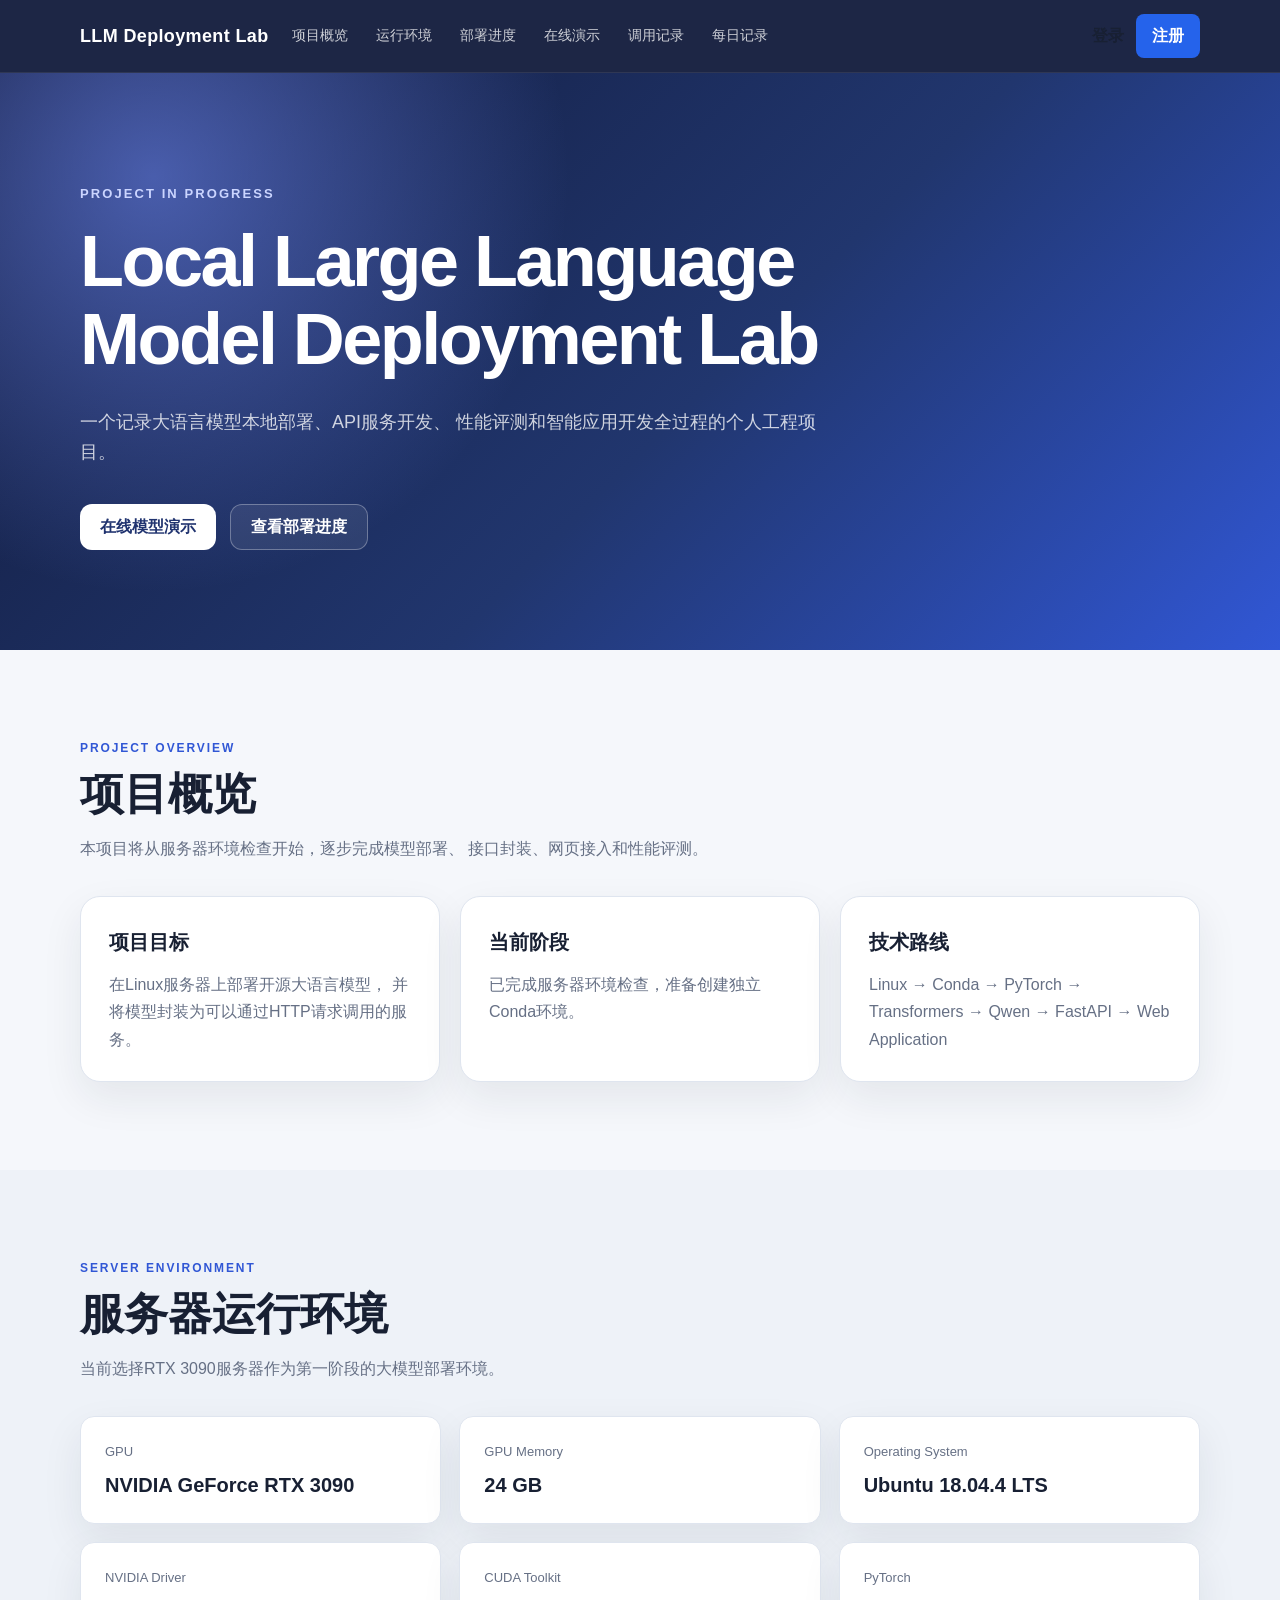
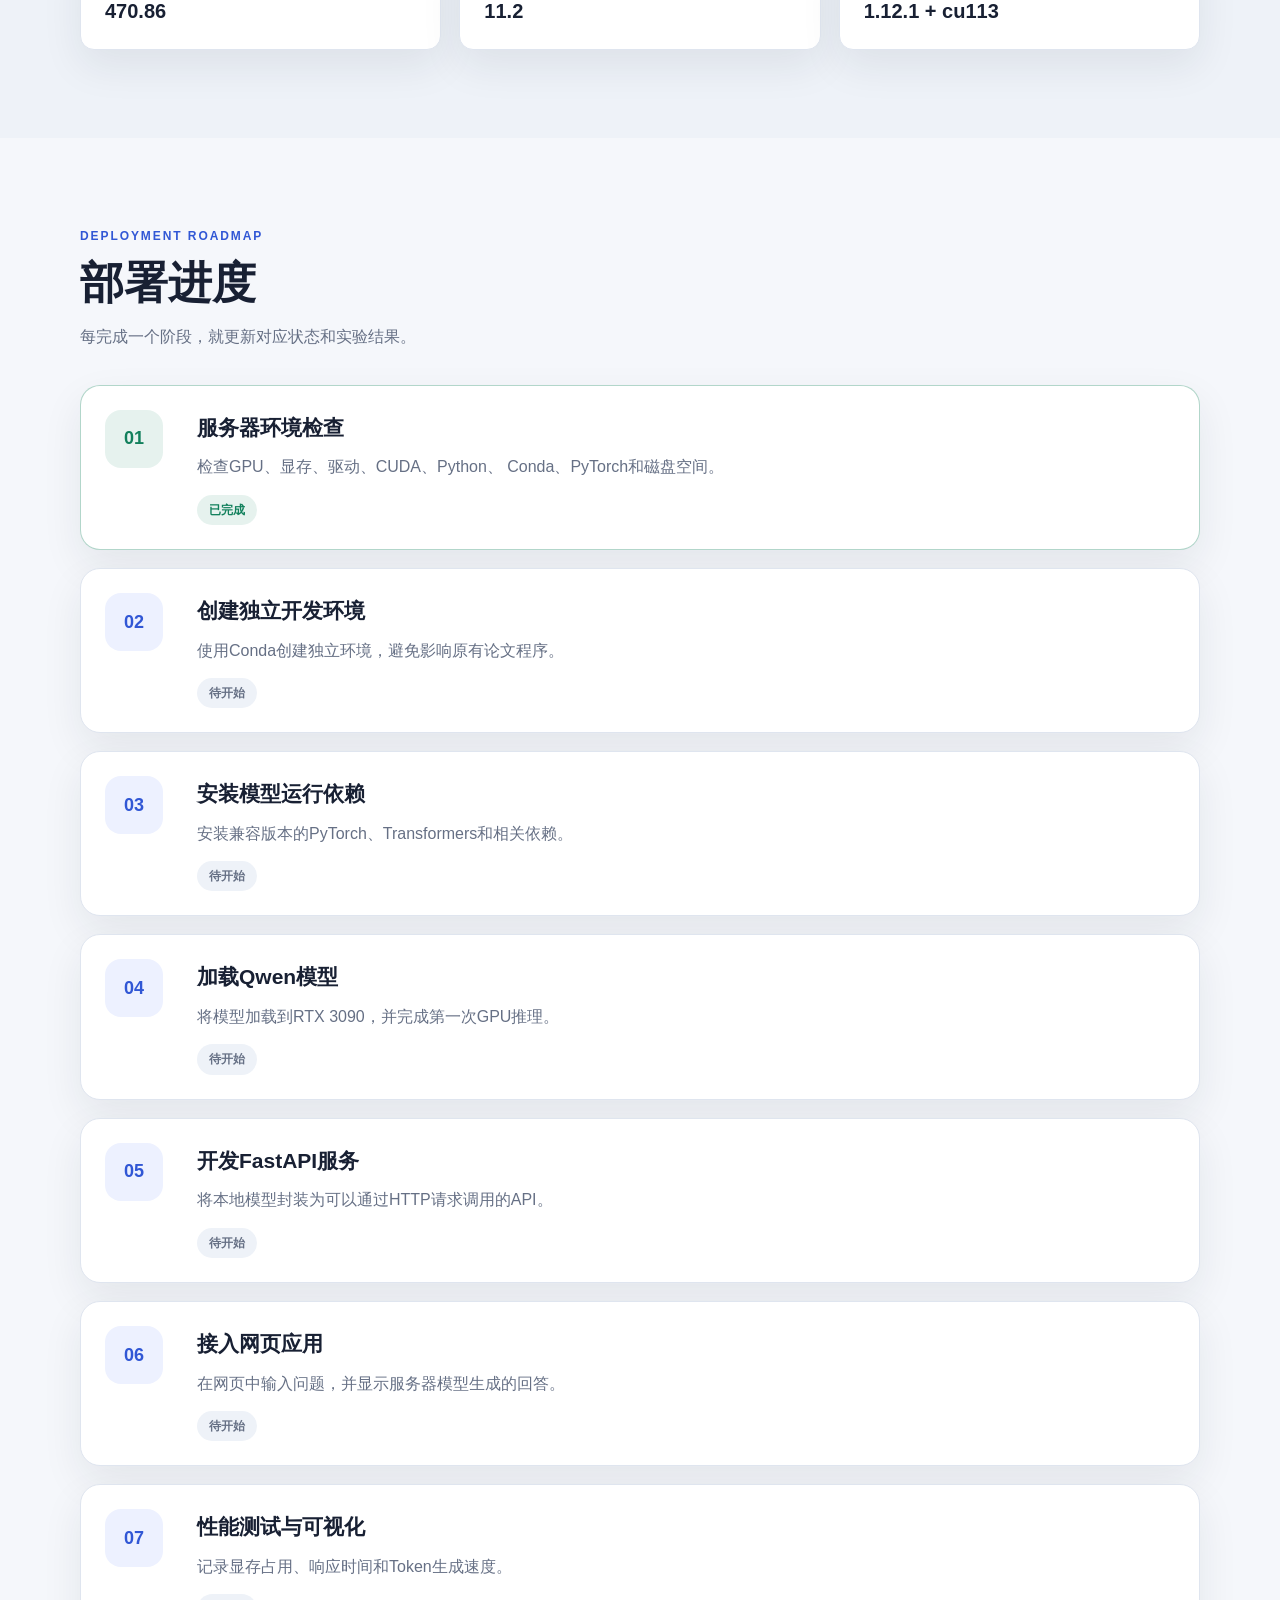
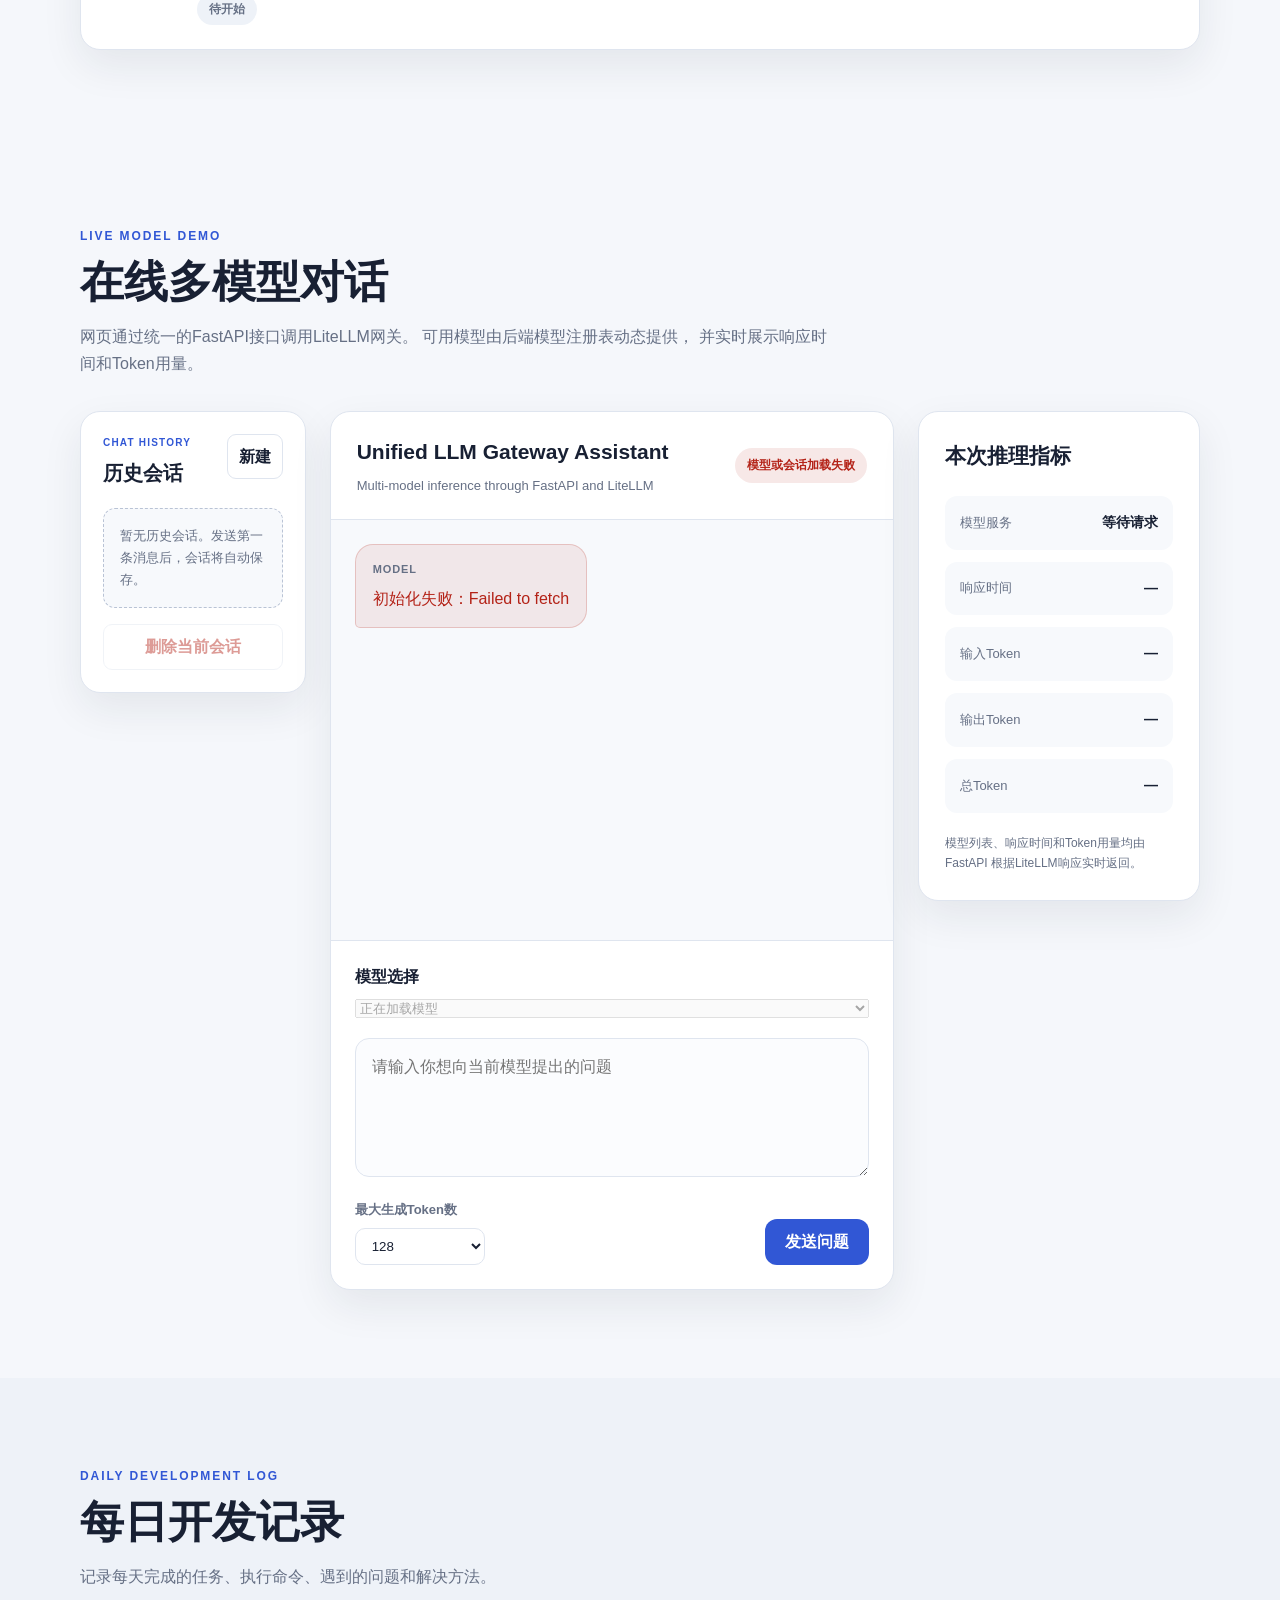
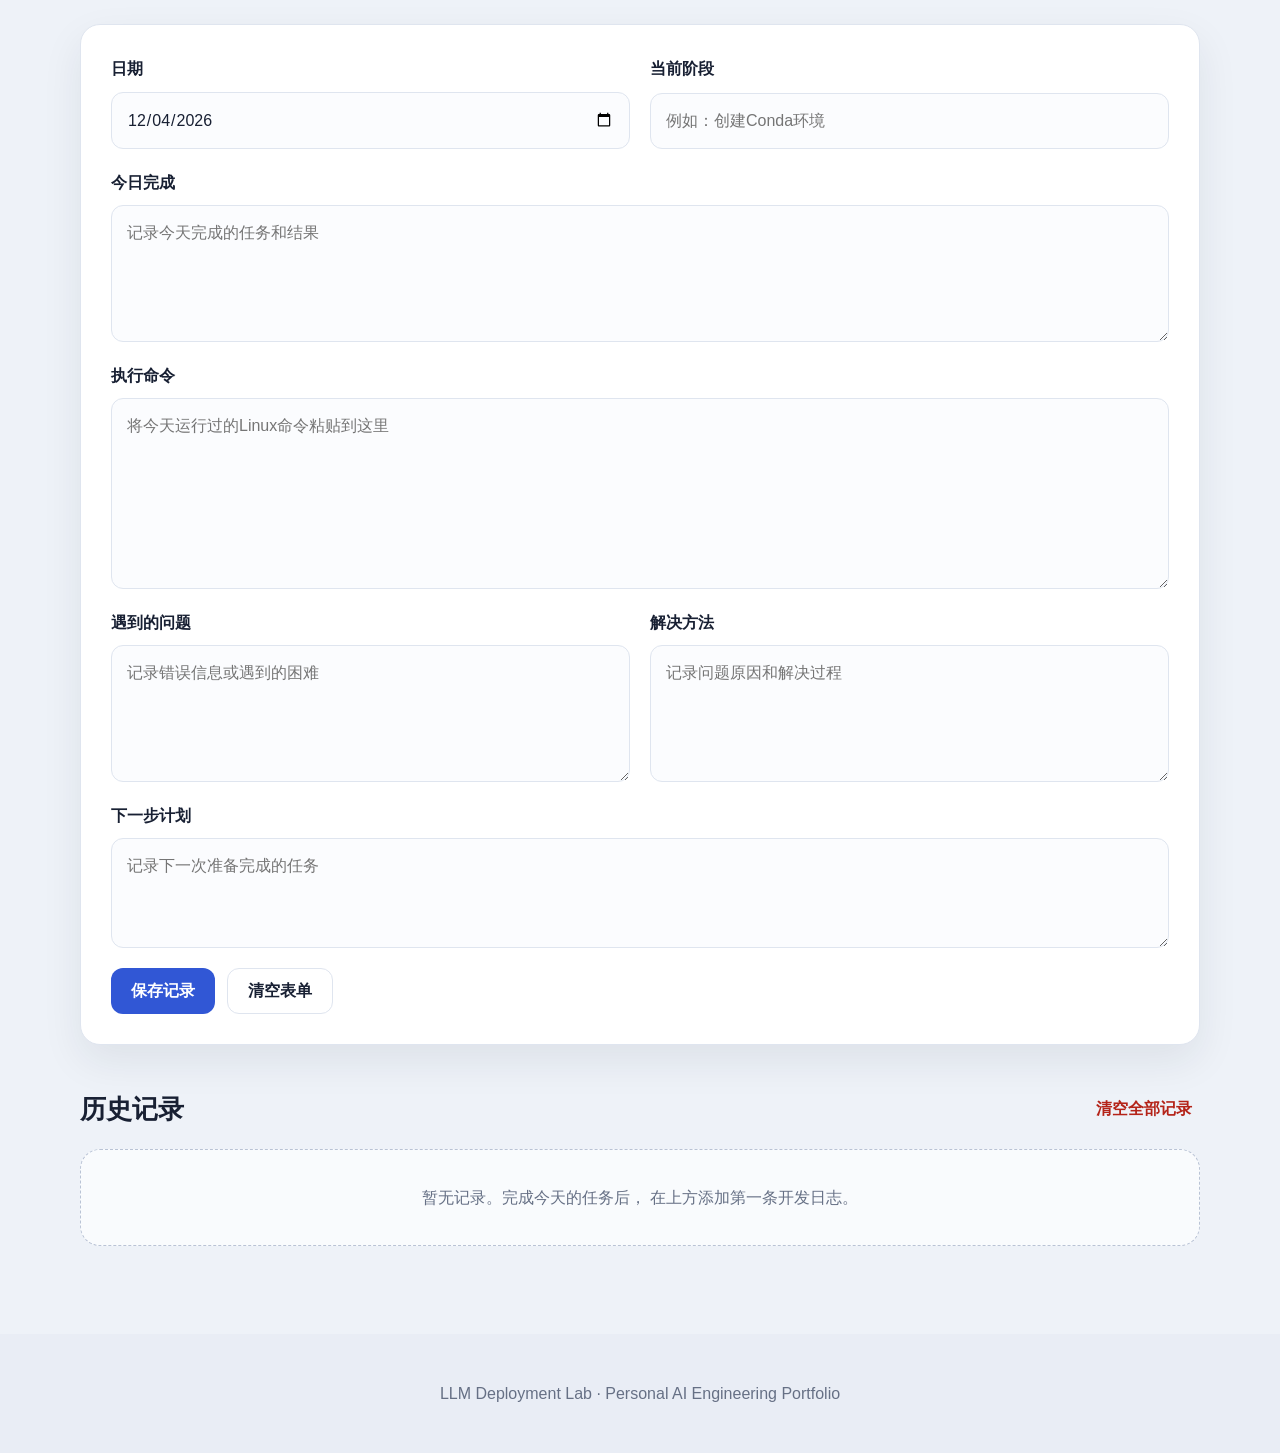
<file: apps/web/index.html>
<!DOCTYPE html>
<html lang="zh-CN">
<head>
  <!-- 设置网页字符编码，保证中文正常显示 -->
  <meta charset="UTF-8">

  <!-- 让网页在手机和电脑上都能正常缩放 -->
  <meta
    name="viewport"
    content="width=device-width, initial-scale=1.0"
  >

  <!-- 浏览器标签页显示的名称 -->
  <title>LLM Deployment Lab</title>

  <!-- 网页简介，后续部署到互联网时有利于搜索展示 -->
  <meta
    name="description"
    content="记录大语言模型本地部署、接口开发和性能评测过程的个人项目作品集。"
  >

  <!-- 引入样式文件 -->
  <link rel="stylesheet" href="styles.css?v=20260802220447">
</head>

<body>

  <!-- ==================== 顶部导航栏 ==================== -->
  <header class="site-header">
    <div class="container header-content">

      <!-- 网站名称 -->
      <a class="site-logo" href="#home">
        LLM Deployment Lab
      </a>

      <!-- 页面导航 -->
      <nav class="site-nav">
        <a href="#overview">项目概览</a>
        <a href="#environment">运行环境</a>
        <a href="#roadmap">部署进度</a>
        <a href="#model-chat">在线演示</a>
        <a href="usage.html">调用记录</a>
        <a href="#daily-log">每日记录</a>
      </nav>
      <div
        id="header-auth"
        class="header-auth"
      >
        <div
          id="guest-actions"
          class="header-auth-actions"
        >
          <a
            class="header-auth-link"
            href="login.html"
          >
            登录
          </a>

          <a
            class="header-auth-button"
            href="register.html"
          >
            注册
          </a>
        </div>

        <div
          id="user-actions"
          class="header-user-actions"
          hidden
        >
          <span
            id="current-user-name"
            class="current-user-name"
          ></span>

          <button
            id="logout-button"
            class="header-logout-button"
            type="button"
          >
            退出
          </button>
        </div>
      </div>

    </div>
  </header>


  <main>

    <!-- ==================== 首页介绍区域 ==================== -->
    <section id="home" class="hero-section">
      <div class="container hero-content">

        <!-- 当前项目状态 -->
        <p class="status-label">
          PROJECT IN PROGRESS
        </p>

        <!-- 项目主标题 -->
        <h1>
          Local Large Language Model Deployment Lab
        </h1>

        <!-- 项目中文说明 -->
        <p class="hero-description">
          一个记录大语言模型本地部署、API服务开发、
          性能评测和智能应用开发全过程的个人工程项目。
        </p>

        <!-- 当前项目状态信息 -->
        <div class="hero-actions">
          <a class="primary-button" href="#model-chat">
            在线模型演示
          </a>

          <a class="secondary-button" href="#roadmap">
            查看部署进度
          </a>
        </div>

      </div>
    </section>


    <!-- ==================== 项目概览 ==================== -->
    <section id="overview" class="content-section">
      <div class="container">

        <div class="section-heading">
          <p class="section-label">PROJECT OVERVIEW</p>

          <h2>项目概览</h2>

          <p>
            本项目将从服务器环境检查开始，逐步完成模型部署、
            接口封装、网页接入和性能评测。
          </p>
        </div>

        <div class="card-grid">

          <article class="info-card">
            <h3>项目目标</h3>

            <p>
              在Linux服务器上部署开源大语言模型，
              并将模型封装为可以通过HTTP请求调用的服务。
            </p>
          </article>

          <article class="info-card">
            <h3>当前阶段</h3>

            <p id="current-stage">
              已完成服务器环境检查，准备创建独立Conda环境。
            </p>
          </article>

          <article class="info-card">
            <h3>技术路线</h3>

            <p>
              Linux → Conda → PyTorch → Transformers →
              Qwen → FastAPI → Web Application
            </p>
          </article>

        </div>
      </div>
    </section>


    <!-- ==================== 服务器运行环境 ==================== -->
    <section
      id="environment"
      class="content-section alternate-section"
    >
      <div class="container">

        <div class="section-heading">
          <p class="section-label">SERVER ENVIRONMENT</p>

          <h2>服务器运行环境</h2>

          <p>
            当前选择RTX 3090服务器作为第一阶段的大模型部署环境。
          </p>
        </div>

        <div class="environment-grid">

          <article class="environment-card">
            <span class="environment-name">GPU</span>
            <strong>NVIDIA GeForce RTX 3090</strong>
          </article>

          <article class="environment-card">
            <span class="environment-name">GPU Memory</span>
            <strong>24 GB</strong>
          </article>

          <article class="environment-card">
            <span class="environment-name">Operating System</span>
            <strong>Ubuntu 18.04.4 LTS</strong>
          </article>

          <article class="environment-card">
            <span class="environment-name">NVIDIA Driver</span>
            <strong>470.86</strong>
          </article>

          <article class="environment-card">
            <span class="environment-name">CUDA Toolkit</span>
            <strong>11.2</strong>
          </article>

          <article class="environment-card">
            <span class="environment-name">PyTorch</span>
            <strong>1.12.1 + cu113</strong>
          </article>

        </div>
      </div>
    </section>


    <!-- ==================== 部署路线和进度 ==================== -->
    <section id="roadmap" class="content-section">
      <div class="container">

        <div class="section-heading">
          <p class="section-label">DEPLOYMENT ROADMAP</p>

          <h2>部署进度</h2>

          <p>
            每完成一个阶段，就更新对应状态和实验结果。
          </p>
        </div>

        <ol class="roadmap-list">

          <li class="roadmap-item completed">
            <div class="roadmap-number">01</div>

            <div>
              <h3>服务器环境检查</h3>

              <p>
                检查GPU、显存、驱动、CUDA、Python、
                Conda、PyTorch和磁盘空间。
              </p>

              <span class="progress-status">已完成</span>
            </div>
          </li>

          <li class="roadmap-item">
            <div class="roadmap-number">02</div>

            <div>
              <h3>创建独立开发环境</h3>

              <p>
                使用Conda创建独立环境，避免影响原有论文程序。
              </p>

              <span class="progress-status">待开始</span>
            </div>
          </li>

          <li class="roadmap-item">
            <div class="roadmap-number">03</div>

            <div>
              <h3>安装模型运行依赖</h3>

              <p>
                安装兼容版本的PyTorch、Transformers和相关依赖。
              </p>

              <span class="progress-status">待开始</span>
            </div>
          </li>

          <li class="roadmap-item">
            <div class="roadmap-number">04</div>

            <div>
              <h3>加载Qwen模型</h3>

              <p>
                将模型加载到RTX 3090，并完成第一次GPU推理。
              </p>

              <span class="progress-status">待开始</span>
            </div>
          </li>

          <li class="roadmap-item">
            <div class="roadmap-number">05</div>

            <div>
              <h3>开发FastAPI服务</h3>

              <p>
                将本地模型封装为可以通过HTTP请求调用的API。
              </p>

              <span class="progress-status">待开始</span>
            </div>
          </li>

          <li class="roadmap-item">
            <div class="roadmap-number">06</div>

            <div>
              <h3>接入网页应用</h3>

              <p>
                在网页中输入问题，并显示服务器模型生成的回答。
              </p>

              <span class="progress-status">待开始</span>
            </div>
          </li>

          <li class="roadmap-item">
            <div class="roadmap-number">07</div>

            <div>
              <h3>性能测试与可视化</h3>

              <p>
                记录显存占用、响应时间和Token生成速度。
              </p>

              <span class="progress-status">待开始</span>
            </div>
          </li>

        </ol>
      </div>
    </section>


        <!-- ==================== 在线多模型对话 ==================== -->
    <section id="model-chat" class="content-section">
      <div class="container">

        <div class="section-heading">
          <p class="section-label">LIVE MODEL DEMO</p>

          <h2>在线多模型对话</h2>

          <p>
            网页通过统一的FastAPI接口调用LiteLLM网关。
            可用模型由后端模型注册表动态提供，
            并实时展示响应时间和Token用量。
          </p>
        </div>

        <div class="chat-layout">

          <aside
  id="conversation-panel"
  class="conversation-panel"
>
  <div class="conversation-panel-header">
    <div>
      <p class="conversation-panel-label">
        CHAT HISTORY
      </p>
      <h3>历史会话</h3>
    </div>

    <button
      id="new-conversation-button"
      class="conversation-new-button"
      type="button"
    >
      新建
    </button>
  </div>

  <p
    id="conversation-empty"
    class="conversation-empty"
  >
    暂无历史会话。发送第一条消息后，会话将自动保存。
  </p>

  <div
    id="conversation-list"
    class="conversation-list"
  ></div>

  <button
    id="delete-conversation-button"
    class="conversation-delete-button"
    type="button"
    disabled
  >
    删除当前会话
  </button>
</aside>

          <div class="chat-panel">

            <div class="chat-header">
              <div>
                <h3>Unified LLM Gateway Assistant</h3>

                <p>
                  Multi-model inference through FastAPI and LiteLLM
                </p>
              </div>

              <div
                id="api-status"
                class="api-status checking"
              >
                正在检查服务
              </div>
            </div>

            <div
              id="chat-messages"
              class="chat-messages"
            >
              <div class="chat-message assistant-message">
                <div class="message-role">MODEL</div>

                <p>
                  正在连接统一大模型网关并加载可用模型。
                </p>
              </div>
            </div>

            <form id="chat-form" class="chat-form">

              <label class="form-field">
                <span>模型选择</span>

                <select
                  id="model-select"
                  disabled
                  required
                >
                  <option value="">
                    正在加载模型
                  </option>
                </select>
              </label>

              <label
                for="chat-input"
                class="visually-hidden"
              >
                输入问题
              </label>

              <textarea
                id="chat-input"
                rows="4"
                maxlength="4000"
                placeholder="请输入你想向当前模型提出的问题"
                required
              ></textarea>

              <div class="chat-controls">

                <label class="token-control">
                  <span>最大生成Token数</span>

                  <select id="max-new-tokens">
                    <option value="64">64</option>
                    <option value="128" selected>128</option>
                    <option value="256">256</option>
                    <option value="512">512</option>
                  </select>
                </label>

                <button
                  id="send-message-button"
                  class="primary-button"
                  type="submit"
                >
                  发送问题
                </button>

              </div>

            </form>

          </div>


          <aside class="metrics-panel">

            <h3>本次推理指标</h3>

            <div class="metric-list">

              <div class="metric-item">
                <span>模型服务</span>

                <strong id="metric-device">
                  等待请求
                </strong>
              </div>

              <div class="metric-item">
                <span>响应时间</span>

                <strong id="metric-time">
                  —
                </strong>
              </div>

              <div class="metric-item">
                <span>输入Token</span>

                <strong id="metric-input-tokens">
                  —
                </strong>
              </div>

              <div class="metric-item">
                <span>输出Token</span>

                <strong id="metric-output-tokens">
                  —
                </strong>
              </div>

              <div class="metric-item">
                <span>总Token</span>

                <strong id="metric-memory">
                  —
                </strong>
              </div>

            </div>

            <p class="metrics-note">
              模型列表、响应时间和Token用量均由FastAPI
              根据LiteLLM响应实时返回。
            </p>

          </aside>

        </div>

      </div>
    </section>

    <!-- ==================== 每日记录表单 ==================== -->
    <section
      id="daily-log"
      class="content-section alternate-section"
    >
      <div class="container">

        <div class="section-heading">
          <p class="section-label">DAILY DEVELOPMENT LOG</p>

          <h2>每日开发记录</h2>

          <p>
            记录每天完成的任务、执行命令、遇到的问题和解决方法。
          </p>
        </div>

        <form id="log-form" class="log-form">

          <div class="form-row">

            <label class="form-field">
              <span>日期</span>

              <input
                id="log-date"
                type="date"
                required
              >
            </label>

            <label class="form-field">
              <span>当前阶段</span>

              <input
                id="log-stage"
                type="text"
                placeholder="例如：创建Conda环境"
                required
              >
            </label>

          </div>

          <label class="form-field">
            <span>今日完成</span>

            <textarea
              id="log-completed"
              rows="4"
              placeholder="记录今天完成的任务和结果"
              required
            ></textarea>
          </label>

          <label class="form-field">
            <span>执行命令</span>

            <textarea
              id="log-commands"
              rows="6"
              placeholder="将今天运行过的Linux命令粘贴到这里"
            ></textarea>
          </label>

          <div class="form-row">

            <label class="form-field">
              <span>遇到的问题</span>

              <textarea
                id="log-problem"
                rows="4"
                placeholder="记录错误信息或遇到的困难"
              ></textarea>
            </label>

            <label class="form-field">
              <span>解决方法</span>

              <textarea
                id="log-solution"
                rows="4"
                placeholder="记录问题原因和解决过程"
              ></textarea>
            </label>

          </div>

          <label class="form-field">
            <span>下一步计划</span>

            <textarea
              id="log-next-step"
              rows="3"
              placeholder="记录下一次准备完成的任务"
            ></textarea>
          </label>

          <div class="form-buttons">

            <button
              class="primary-button"
              type="submit"
            >
              保存记录
            </button>

            <button
              class="secondary-button"
              type="reset"
            >
              清空表单
            </button>

          </div>

        </form>


        <!-- 历史记录展示区域 -->
        <div class="history-section">

          <div class="history-heading">
            <h3>历史记录</h3>

            <button
              id="clear-all-button"
              class="text-button"
              type="button"
            >
              清空全部记录
            </button>
          </div>

          <!-- 没有记录时显示 -->
          <div
            id="empty-message"
            class="empty-message"
          >
            暂无记录。完成今天的任务后，
            在上方添加第一条开发日志。
          </div>

          <!-- JavaScript会把历史记录添加到这里 -->
          <div
            id="log-list"
            class="log-list"
          ></div>

        </div>

      </div>
    </section>

  </main>


  <!-- ==================== 页面底部 ==================== -->
  <footer class="site-footer">
    <div class="container">
      <p>
        LLM Deployment Lab · Personal AI Engineering Portfolio
      </p>
    </div>
  </footer>


  <!-- 引入JavaScript文件 -->
  <script src="auth.js?v=0.5.0"></script>
  <script src="home-auth.js?v=0.5.0"></script>
  <script src="app.js?v=20260802220447"></script>
  <script src="chat.js?v=20260802220447"></script>
</body>
</html>
</file>
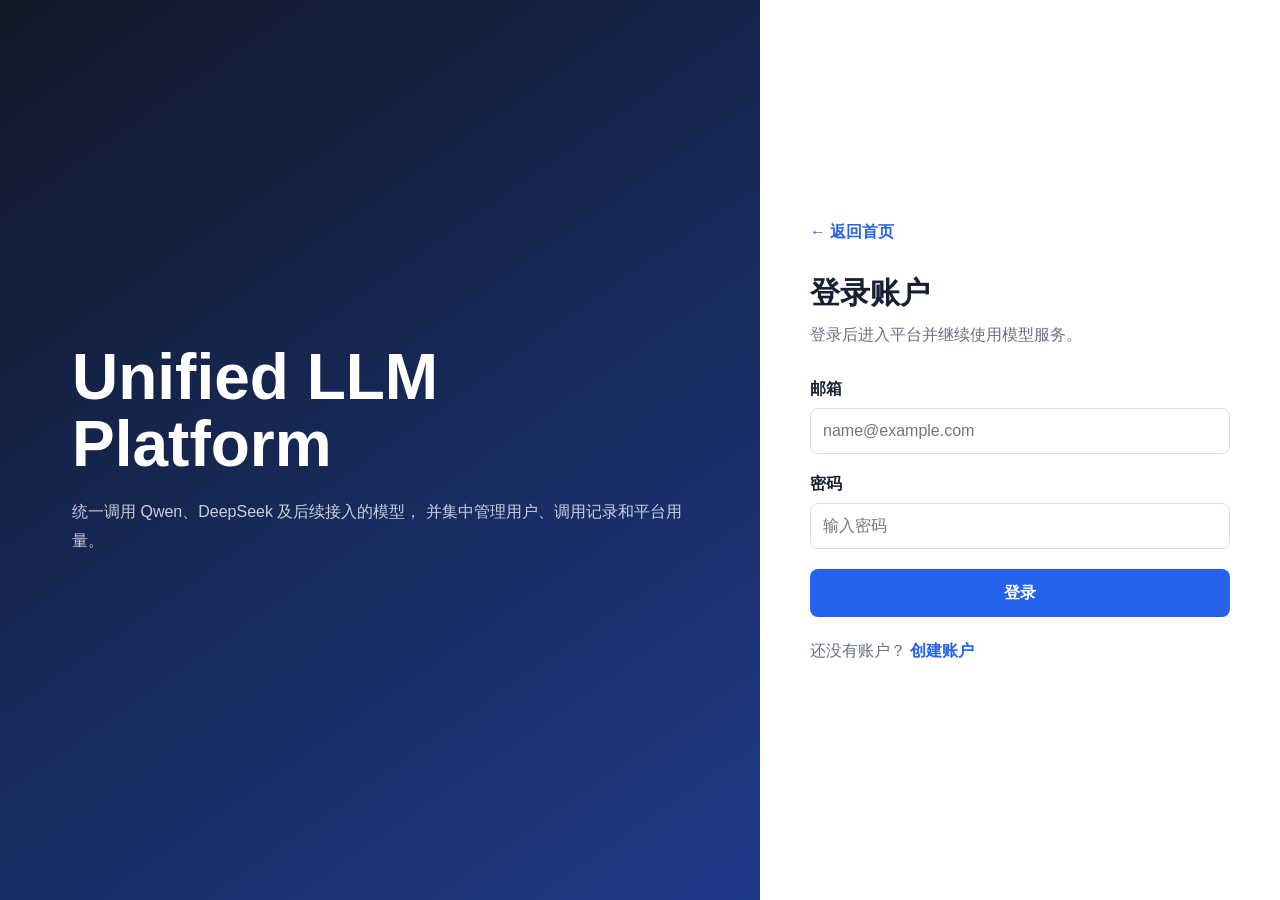
<file: apps/web/login.html>
<!DOCTYPE html>
<html lang="zh-CN">
<head>
  <meta charset="UTF-8">

  <meta
    name="viewport"
    content="width=device-width, initial-scale=1.0"
  >

  <title>登录 | Unified LLM Platform</title>

  <link
    rel="stylesheet"
    href="auth.css"
  >
</head>

<body>
  <main class="auth-page">

    <section class="auth-introduction">
      <h1>Unified LLM Platform</h1>

      <p>
        统一调用 Qwen、DeepSeek 及后续接入的模型，
        并集中管理用户、调用记录和平台用量。
      </p>
    </section>

    <section class="auth-panel">
      <div class="auth-card">

        <a
          class="back-link"
          href="index.html"
        >
          ← 返回首页
        </a>

        <h2>登录账户</h2>

        <p class="auth-description">
          登录后进入平台并继续使用模型服务。
        </p>

        <div
          id="login-message"
          class="auth-message"
          role="alert"
        ></div>

        <form
          id="login-form"
          class="auth-form"
        >
          <div class="form-field">
            <label for="email">
              邮箱
            </label>

            <input
              id="email"
              name="email"
              type="email"
              maxlength="320"
              autocomplete="email"
              required
              placeholder="name@example.com"
            >
          </div>

          <div class="form-field">
            <label for="password">
              密码
            </label>

            <input
              id="password"
              name="password"
              type="password"
              maxlength="128"
              autocomplete="current-password"
              required
              placeholder="输入密码"
            >
          </div>

          <button
            id="login-button"
            class="auth-button"
            type="submit"
          >
            登录
          </button>
        </form>

        <p class="auth-switch">
          还没有账户？
          <a href="register.html">
            创建账户
          </a>
        </p>
      </div>
    </section>

  </main>

  <script src="auth.js"></script>

  <script>
    "use strict";

    const loginForm =
      document.getElementById("login-form");

    const loginButton =
      document.getElementById("login-button");

    const loginMessage =
      document.getElementById("login-message");


    function showLoginMessage(
      message,
      type
    ) {
      loginMessage.textContent = message;

      loginMessage.className =
        `auth-message is-visible is-${type}`;
    }


    loginForm.addEventListener(
      "submit",
      async (event) => {
        event.preventDefault();

        const email =
          document
            .getElementById("email")
            .value
            .trim();

        const password =
          document
            .getElementById("password")
            .value;

        loginButton.disabled = true;
        loginButton.textContent = "正在登录……";

        try {
          await UnifiedLlmAuth.loginUser({
            email,
            password
          });

          showLoginMessage(
            "登录成功，正在进入平台。",
            "success"
          );

          window.setTimeout(
            () => {
              UnifiedLlmAuth.redirectToHome();
            },
            500
          );
        }
        catch (error) {
          showLoginMessage(
            error.message,
            "error"
          );
        }
        finally {
          loginButton.disabled = false;
          loginButton.textContent = "登录";
        }
      }
    );
  </script>
</body>
</html>
</file>
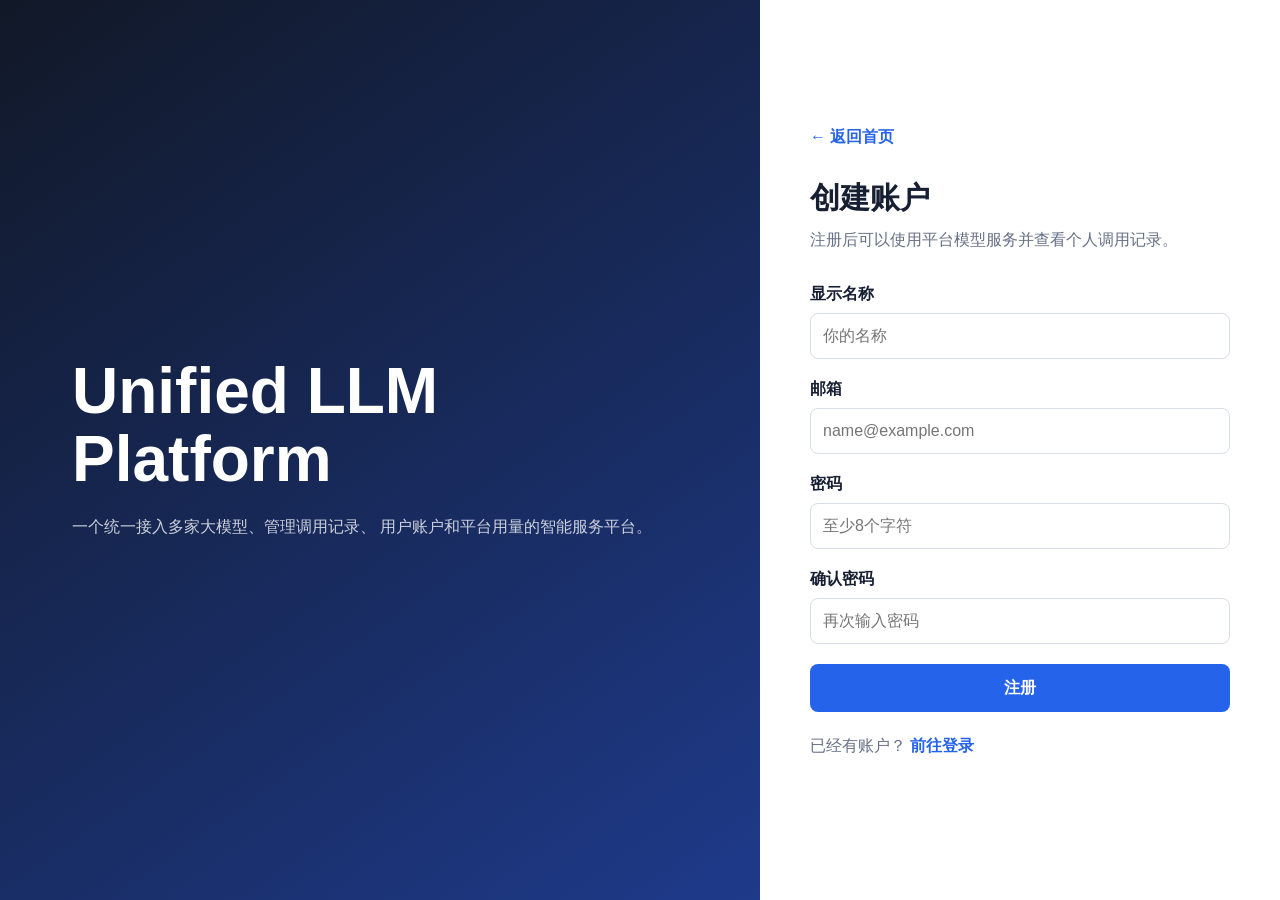
<file: apps/web/register.html>
<!DOCTYPE html>
<html lang="zh-CN">
<head>
  <meta charset="UTF-8">

  <meta
    name="viewport"
    content="width=device-width, initial-scale=1.0"
  >

  <title>注册 | Unified LLM Platform</title>

  <link
    rel="stylesheet"
    href="auth.css"
  >
</head>

<body>
  <main class="auth-page">

    <section class="auth-introduction">
      <h1>Unified LLM Platform</h1>

      <p>
        一个统一接入多家大模型、管理调用记录、
        用户账户和平台用量的智能服务平台。
      </p>
    </section>

    <section class="auth-panel">
      <div class="auth-card">

        <a
          class="back-link"
          href="index.html"
        >
          ← 返回首页
        </a>

        <h2>创建账户</h2>

        <p class="auth-description">
          注册后可以使用平台模型服务并查看个人调用记录。
        </p>

        <div
          id="register-message"
          class="auth-message"
          role="alert"
        ></div>

        <form
          id="register-form"
          class="auth-form"
        >
          <div class="form-field">
            <label for="display-name">
              显示名称
            </label>

            <input
              id="display-name"
              name="displayName"
              type="text"
              maxlength="100"
              autocomplete="name"
              placeholder="你的名称"
            >
          </div>

          <div class="form-field">
            <label for="email">
              邮箱
            </label>

            <input
              id="email"
              name="email"
              type="email"
              maxlength="320"
              autocomplete="email"
              required
              placeholder="name@example.com"
            >
          </div>

          <div class="form-field">
            <label for="password">
              密码
            </label>

            <input
              id="password"
              name="password"
              type="password"
              minlength="8"
              maxlength="128"
              autocomplete="new-password"
              required
              placeholder="至少8个字符"
            >
          </div>

          <div class="form-field">
            <label for="confirm-password">
              确认密码
            </label>

            <input
              id="confirm-password"
              name="confirmPassword"
              type="password"
              minlength="8"
              maxlength="128"
              autocomplete="new-password"
              required
              placeholder="再次输入密码"
            >
          </div>

          <button
            id="register-button"
            class="auth-button"
            type="submit"
          >
            注册
          </button>
        </form>

        <p class="auth-switch">
          已经有账户？
          <a href="login.html">
            前往登录
          </a>
        </p>
      </div>
    </section>

  </main>

  <script src="auth.js"></script>

  <script>
    "use strict";

    const registerForm =
      document.getElementById("register-form");

    const registerButton =
      document.getElementById("register-button");

    const registerMessage =
      document.getElementById("register-message");


    function showRegisterMessage(
      message,
      type
    ) {
      registerMessage.textContent = message;

      registerMessage.className =
        `auth-message is-visible is-${type}`;
    }


    registerForm.addEventListener(
      "submit",
      async (event) => {
        event.preventDefault();

        const displayName =
          document
            .getElementById("display-name")
            .value
            .trim();

        const email =
          document
            .getElementById("email")
            .value
            .trim();

        const password =
          document
            .getElementById("password")
            .value;

        const confirmPassword =
          document
            .getElementById("confirm-password")
            .value;

        if (password !== confirmPassword) {
          showRegisterMessage(
            "两次输入的密码不一致。",
            "error"
          );

          return;
        }

        registerButton.disabled = true;
        registerButton.textContent = "正在注册……";

        try {
          await UnifiedLlmAuth.registerUser({
            email,
            password,
            displayName
          });

          showRegisterMessage(
            "注册成功，正在前往登录页面。",
            "success"
          );

          window.setTimeout(
            () => {
              window.location.href = "login.html";
            },
            800
          );
        }
        catch (error) {
          showRegisterMessage(
            error.message,
            "error"
          );
        }
        finally {
          registerButton.disabled = false;
          registerButton.textContent = "注册";
        }
      }
    );
  </script>
</body>
</html>
</file>
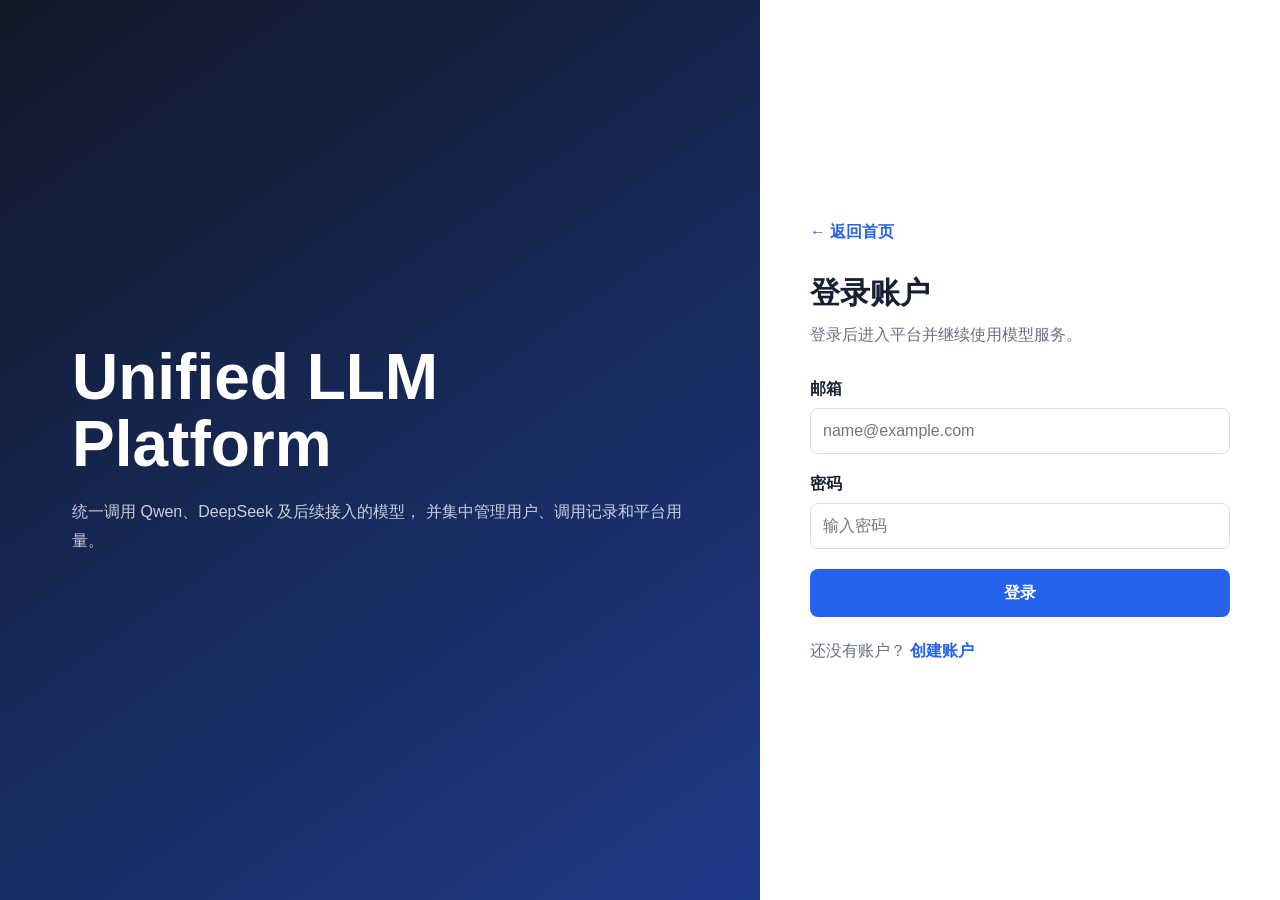
<file: apps/web/usage.html>
<!DOCTYPE html>
<html lang="zh-CN">
<head>
  <meta charset="UTF-8">
  <meta
    name="viewport"
    content="width=device-width, initial-scale=1.0"
  >
  <title>模型调用记录 | LLM Deployment Lab</title>
  <meta
    name="description"
    content="查看当前账户的大模型调用次数、Token 用量、响应延迟和调用状态。"
  >
  <link rel="stylesheet" href="styles.css?v=20260802221714">
  <link rel="stylesheet" href="usage.css?v=20260802221714">
</head>
<body>
  <header class="site-header">
    <div class="container header-content">
      <a class="site-logo" href="index.html">
        LLM Deployment Lab
      </a>

      <nav class="site-nav">
        <a href="index.html#model-chat">在线对话</a>
        <a href="usage.html" aria-current="page">调用记录</a>
      </nav>

      <div class="usage-user-actions">
        <span id="usage-user-name">正在读取账户</span>
        <button
          id="usage-logout-button"
          class="header-logout-button"
          type="button"
        >
          退出
        </button>
      </div>
    </div>
  </header>

  <main class="usage-page">
    <section class="container usage-hero">
      <div>
        <p class="section-label">MODEL USAGE DASHBOARD</p>
        <h1>模型调用记录</h1>
        <p class="usage-description">
          统计当前账户的模型调用状态、Token 用量和响应延迟。
          这里只显示当前登录用户自己的记录。
        </p>
      </div>

      <button
        id="usage-refresh-button"
        class="primary-button"
        type="button"
      >
        刷新数据
      </button>
    </section>

    <section class="container usage-summary-grid">
      <article class="usage-summary-card">
        <span>总调用次数</span>
        <strong id="summary-total-calls">—</strong>
      </article>

      <article class="usage-summary-card">
        <span>成功调用</span>
        <strong id="summary-success-calls">—</strong>
      </article>

      <article class="usage-summary-card">
        <span>失败调用</span>
        <strong id="summary-failed-calls">—</strong>
      </article>

      <article class="usage-summary-card">
        <span>总 Token</span>
        <strong id="summary-total-tokens">—</strong>
      </article>

      <article class="usage-summary-card">
        <span>输入 / 输出 Token</span>
        <strong id="summary-token-split">—</strong>
      </article>

      <article class="usage-summary-card">
        <span>平均响应时间</span>
        <strong id="summary-average-latency">—</strong>
      </article>
    </section>

    <section class="container usage-panel">
      <div class="usage-toolbar">
        <label>
          <span>调用状态</span>
          <select id="usage-status-filter">
            <option value="">全部状态</option>
            <option value="success">成功</option>
            <option value="failed">失败</option>
          </select>
        </label>

        <label>
          <span>模型</span>
          <select id="usage-model-filter">
            <option value="">全部模型</option>
          </select>
        </label>

        <div class="usage-toolbar-meta">
          <span id="usage-result-count">正在加载</span>
        </div>
      </div>

      <div
        id="usage-error"
        class="usage-error"
        hidden
      ></div>

      <div class="usage-table-wrapper">
        <table class="usage-table">
          <thead>
            <tr>
              <th>时间</th>
              <th>模型与供应商</th>
              <th>状态</th>
              <th>模式</th>
              <th>Token</th>
              <th>延迟</th>
              <th>消息数</th>
              <th>错误</th>
            </tr>
          </thead>
          <tbody id="usage-table-body"></tbody>
        </table>
      </div>

      <p
        id="usage-empty"
        class="usage-empty"
        hidden
      >
        当前筛选条件下没有调用记录。
      </p>

      <div class="usage-pagination">
        <button
          id="usage-previous-button"
          class="secondary-button"
          type="button"
          disabled
        >
          上一页
        </button>

        <span id="usage-page-label">第 1 页</span>

        <button
          id="usage-next-button"
          class="secondary-button"
          type="button"
          disabled
        >
          下一页
        </button>
      </div>
    </section>
  </main>

  <script src="auth.js?v=0.5.0"></script>
  <script src="usage.js?v=20260802221714"></script>
</body>
</html>
</file>
<file: apps/web/styles.css>
/* =========================
   全局基础设置
   ========================= */

:root {
  --background: #f5f7fb;
  --surface: #ffffff;
  --surface-light: #eef2f8;
  --primary: #3157d5;
  --primary-dark: #233fa7;
  --text-main: #182033;
  --text-secondary: #667085;
  --border: #dfe5ef;
  --success: #12805c;
  --danger: #b42318;
  --shadow: 0 16px 40px rgba(24, 32, 51, 0.08);
  --radius-large: 20px;
  --radius-medium: 14px;
}

* {
  box-sizing: border-box;
}

html {
  scroll-behavior: smooth;
}

body {
  margin: 0;
  font-family:
    Inter,
    "PingFang SC",
    "Microsoft YaHei",
    Arial,
    sans-serif;
  color: var(--text-main);
  background: var(--background);
  line-height: 1.7;
}

a {
  color: inherit;
}

button,
input,
textarea {
  font: inherit;
}

.container {
  width: min(1120px, calc(100% - 40px));
  margin: 0 auto;
}


/* =========================
   顶部导航栏
   ========================= */

.site-header {
  position: sticky;
  top: 0;
  z-index: 100;
  background: rgba(15, 25, 58, 0.94);
  backdrop-filter: blur(14px);
  border-bottom: 1px solid rgba(255, 255, 255, 0.08);
}

.header-content {
  min-height: 72px;
  display: flex;
  align-items: center;
  justify-content: space-between;
  gap: 24px;
}

.site-logo {
  color: #ffffff;
  font-size: 18px;
  font-weight: 800;
  text-decoration: none;
  letter-spacing: 0.02em;
}

.site-nav {
  display: flex;
  gap: 28px;
}

.site-nav a {
  color: rgba(255, 255, 255, 0.78);
  font-size: 14px;
  text-decoration: none;
  transition: color 0.2s ease;
}

.site-nav a:hover {
  color: #ffffff;
}


/* =========================
   首页介绍区域
   ========================= */

.hero-section {
  padding: 110px 0 100px;
  color: #ffffff;
  background:
    radial-gradient(
      circle at 12% 18%,
      rgba(116, 143, 255, 0.55),
      transparent 34%
    ),
    linear-gradient(
      135deg,
      #111a3b 0%,
      #21366e 55%,
      #3157d5 100%
    );
}

.status-label {
  margin: 0 0 18px;
  color: #cbd5ff;
  font-size: 13px;
  font-weight: 800;
  letter-spacing: 0.16em;
}

.hero-section h1 {
  max-width: 900px;
  margin: 0;
  font-size: clamp(42px, 7vw, 72px);
  line-height: 1.08;
  letter-spacing: -0.035em;
}

.hero-description {
  max-width: 760px;
  margin: 28px 0 0;
  color: rgba(255, 255, 255, 0.78);
  font-size: 18px;
}

.hero-actions {
  display: flex;
  flex-wrap: wrap;
  gap: 14px;
  margin-top: 36px;
}


/* =========================
   通用按钮
   ========================= */

.primary-button,
.secondary-button {
  min-height: 46px;
  border: 0;
  border-radius: 12px;
  padding: 0 20px;
  display: inline-flex;
  align-items: center;
  justify-content: center;
  cursor: pointer;
  text-decoration: none;
  font-weight: 700;
  transition:
    transform 0.2s ease,
    background 0.2s ease,
    border-color 0.2s ease;
}

.primary-button {
  color: #ffffff;
  background: var(--primary);
}

.primary-button:hover {
  background: var(--primary-dark);
  transform: translateY(-2px);
}

.hero-section .primary-button {
  color: #20336f;
  background: #ffffff;
}

.hero-section .primary-button:hover {
  background: #edf1ff;
}

.secondary-button {
  color: var(--text-main);
  background: transparent;
  border: 1px solid var(--border);
}

.secondary-button:hover {
  background: var(--surface-light);
  transform: translateY(-2px);
}

.hero-section .secondary-button {
  color: #ffffff;
  border-color: rgba(255, 255, 255, 0.3);
  background: rgba(255, 255, 255, 0.08);
}

.hero-section .secondary-button:hover {
  background: rgba(255, 255, 255, 0.16);
}


/* =========================
   通用页面区域
   ========================= */

.content-section {
  padding: 88px 0;
}

.alternate-section {
  background: var(--surface-light);
}

.section-heading {
  max-width: 760px;
  margin-bottom: 34px;
}

.section-label {
  margin: 0 0 10px;
  color: var(--primary);
  font-size: 12px;
  font-weight: 800;
  letter-spacing: 0.16em;
}

.section-heading h2 {
  margin: 0;
  font-size: clamp(30px, 4vw, 44px);
  line-height: 1.2;
}

.section-heading > p:last-child {
  margin: 14px 0 0;
  color: var(--text-secondary);
}


/* =========================
   项目概览卡片
   ========================= */

.card-grid {
  display: grid;
  grid-template-columns: repeat(3, minmax(0, 1fr));
  gap: 20px;
}

.info-card {
  padding: 28px;
  background: var(--surface);
  border: 1px solid var(--border);
  border-radius: var(--radius-large);
  box-shadow: var(--shadow);
}

.info-card h3 {
  margin: 0 0 12px;
  font-size: 20px;
}

.info-card p {
  margin: 0;
  color: var(--text-secondary);
}


/* =========================
   服务器环境卡片
   ========================= */

.environment-grid {
  display: grid;
  grid-template-columns: repeat(3, minmax(0, 1fr));
  gap: 18px;
}

.environment-card {
  padding: 24px;
  background: var(--surface);
  border: 1px solid var(--border);
  border-radius: var(--radius-medium);
  box-shadow: var(--shadow);
}

.environment-card span,
.environment-name {
  display: block;
  margin-bottom: 8px;
  color: var(--text-secondary);
  font-size: 13px;
}

.environment-card strong {
  display: block;
  font-size: 20px;
  line-height: 1.4;
}


/* =========================
   部署进度路线
   ========================= */

.roadmap-list {
  margin: 0;
  padding: 0;
  display: grid;
  gap: 18px;
  list-style: none;
}

.roadmap-item {
  padding: 24px;
  display: grid;
  grid-template-columns: 72px 1fr;
  gap: 20px;
  background: var(--surface);
  border: 1px solid var(--border);
  border-radius: var(--radius-large);
  box-shadow: var(--shadow);
}

.roadmap-number {
  width: 58px;
  height: 58px;
  border-radius: 16px;
  display: flex;
  align-items: center;
  justify-content: center;
  color: var(--primary);
  background: #edf1ff;
  font-size: 18px;
  font-weight: 800;
}

.roadmap-item.completed {
  border-color: rgba(18, 128, 92, 0.32);
}

.roadmap-item.completed .roadmap-number {
  color: var(--success);
  background: rgba(18, 128, 92, 0.1);
}

.roadmap-item h3 {
  margin: 0;
  font-size: 21px;
}

.roadmap-item p {
  margin: 8px 0 14px;
  color: var(--text-secondary);
}

.progress-status {
  display: inline-flex;
  border-radius: 999px;
  padding: 5px 12px;
  color: var(--text-secondary);
  background: var(--surface-light);
  font-size: 12px;
  font-weight: 700;
}

.roadmap-item.completed .progress-status {
  color: var(--success);
  background: rgba(18, 128, 92, 0.1);
}


/* =========================
   每日记录表单
   ========================= */

.log-form {
  padding: 30px;
  background: var(--surface);
  border: 1px solid var(--border);
  border-radius: var(--radius-large);
  box-shadow: var(--shadow);
}

.form-row {
  display: grid;
  grid-template-columns: repeat(2, minmax(0, 1fr));
  gap: 20px;
}

.form-field {
  margin-bottom: 20px;
  display: grid;
  gap: 9px;
}

.form-field span {
  font-weight: 700;
}

.form-field input,
.form-field textarea {
  width: 100%;
  border: 1px solid var(--border);
  border-radius: 12px;
  padding: 13px 15px;
  color: var(--text-main);
  background: #fbfcfe;
  outline: none;
  resize: vertical;
  transition:
    border-color 0.2s ease,
    box-shadow 0.2s ease;
}

.form-field input:focus,
.form-field textarea:focus {
  border-color: var(--primary);
  box-shadow: 0 0 0 4px rgba(49, 87, 213, 0.12);
}

.form-buttons {
  display: flex;
  flex-wrap: wrap;
  gap: 12px;
}


/* =========================
   历史记录区域
   ========================= */

.history-section {
  margin-top: 42px;
}

.history-heading {
  display: flex;
  align-items: center;
  justify-content: space-between;
  gap: 16px;
  margin-bottom: 18px;
}

.history-heading h3 {
  margin: 0;
  font-size: 26px;
}

.text-button {
  border: 0;
  padding: 8px;
  color: var(--danger);
  background: transparent;
  cursor: pointer;
  font-weight: 700;
}

.empty-message {
  padding: 34px;
  color: var(--text-secondary);
  text-align: center;
  background: rgba(255, 255, 255, 0.65);
  border: 1px dashed #b9c3d5;
  border-radius: var(--radius-large);
}

.log-list {
  display: grid;
  gap: 18px;
}

.log-card {
  padding: 24px;
  background: var(--surface);
  border: 1px solid var(--border);
  border-radius: var(--radius-large);
  box-shadow: var(--shadow);
}

.log-card-header {
  display: flex;
  align-items: flex-start;
  justify-content: space-between;
  gap: 20px;
}

.log-date {
  margin-bottom: 5px;
  color: var(--primary);
  font-size: 13px;
  font-weight: 800;
}

.log-card h4 {
  margin: 0;
  font-size: 22px;
}

.log-details {
  margin-top: 20px;
  display: grid;
  grid-template-columns: repeat(2, minmax(0, 1fr));
  gap: 14px;
}

.log-detail {
  padding: 16px;
  background: #f7f9fc;
  border-radius: 12px;
}

.log-detail.full-width {
  grid-column: 1 / -1;
}

.log-detail h5 {
  margin: 0 0 7px;
  color: var(--text-secondary);
  font-size: 13px;
}

.log-detail p,
.log-detail pre {
  margin: 0;
}

.log-detail pre {
  white-space: pre-wrap;
  word-break: break-word;
  font-family: Consolas, monospace;
  font-size: 13px;
}

.log-actions {
  display: flex;
  gap: 10px;
}

.small-button {
  border: 1px solid var(--border);
  border-radius: 9px;
  padding: 7px 11px;
  color: var(--text-main);
  background: var(--surface);
  cursor: pointer;
}

.small-button.delete-button {
  color: var(--danger);
}


/* =========================
   页面底部
   ========================= */

.site-footer {
  padding: 30px 0;
  color: var(--text-secondary);
  text-align: center;
  background: #e9edf5;
}


/* =========================
   手机和平板适配
   ========================= */

@media (max-width: 860px) {
  .site-nav {
    display: none;
  }

  .hero-section {
    padding: 82px 0 74px;
  }

  .card-grid,
  .environment-grid,
  .form-row,
  .log-details {
    grid-template-columns: 1fr;
  }

  .log-detail.full-width {
    grid-column: auto;
  }

  .roadmap-item {
    grid-template-columns: 1fr;
  }

  .roadmap-number {
    width: 52px;
    height: 52px;
  }
}

@media (max-width: 560px) {
  .container {
    width: min(100% - 26px, 1120px);
  }

  .content-section {
    padding: 64px 0;
  }

  .hero-section h1 {
    font-size: 40px;
  }

  .log-form {
    padding: 20px;
  }

  .history-heading,
  .log-card-header {
    align-items: flex-start;
    flex-direction: column;
  }
}
/* =========================
   在线 Qwen 对话区域
   ========================= */

.chat-layout {
  display: grid;
  grid-template-columns: minmax(0, 2fr) minmax(280px, 1fr);
  gap: 24px;
  align-items: start;
}

.chat-panel,
.metrics-panel {
  background: var(--surface);
  border: 1px solid var(--border);
  border-radius: var(--radius-large);
  box-shadow: var(--shadow);
}

.chat-panel {
  overflow: hidden;
}

.chat-header {
  min-height: 88px;
  padding: 22px 26px;
  display: flex;
  align-items: center;
  justify-content: space-between;
  gap: 20px;
  border-bottom: 1px solid var(--border);
}

.chat-header h3 {
  margin: 0;
  font-size: 21px;
}

.chat-header p {
  margin: 5px 0 0;
  color: var(--text-secondary);
  font-size: 13px;
}

.api-status {
  flex-shrink: 0;
  border-radius: 999px;
  padding: 7px 12px;
  font-size: 12px;
  font-weight: 800;
}

.api-status.checking {
  color: #9a6700;
  background: #fff4cc;
}

.api-status.online {
  color: var(--success);
  background: rgba(18, 128, 92, 0.1);
}

.api-status.offline {
  color: var(--danger);
  background: rgba(180, 35, 24, 0.1);
}

.chat-messages {
  height: 420px;
  padding: 24px;
  display: flex;
  flex-direction: column;
  gap: 18px;
  overflow-y: auto;
  background: #f7f9fc;
}

.chat-message {
  max-width: 82%;
  border-radius: 18px;
  padding: 15px 17px;
}

.chat-message p {
  margin: 0;
  white-space: pre-wrap;
  word-break: break-word;
}

.assistant-message {
  align-self: flex-start;
  color: var(--text-main);
  background: var(--surface);
  border: 1px solid var(--border);
  border-bottom-left-radius: 5px;
}

.user-message {
  align-self: flex-end;
  color: #ffffff;
  background: var(--primary);
  border-bottom-right-radius: 5px;
}

.error-message {
  align-self: flex-start;
  color: var(--danger);
  background: rgba(180, 35, 24, 0.08);
  border: 1px solid rgba(180, 35, 24, 0.2);
}

.message-role {
  margin-bottom: 6px;
  color: var(--text-secondary);
  font-size: 11px;
  font-weight: 800;
  letter-spacing: 0.08em;
  text-transform: uppercase;
}

.user-message .message-role {
  color: rgba(255, 255, 255, 0.72);
}

.chat-form {
  padding: 22px 24px 24px;
  border-top: 1px solid var(--border);
}

.chat-form textarea {
  width: 100%;
  min-height: 110px;
  border: 1px solid var(--border);
  border-radius: 14px;
  padding: 14px 16px;
  color: var(--text-main);
  background: #fbfcfe;
  outline: none;
  resize: vertical;
  transition:
    border-color 0.2s ease,
    box-shadow 0.2s ease;
}

.chat-form textarea:focus {
  border-color: var(--primary);
  box-shadow: 0 0 0 4px rgba(49, 87, 213, 0.12);
}

.chat-controls {
  margin-top: 14px;
  display: flex;
  align-items: flex-end;
  justify-content: space-between;
  gap: 18px;
}

.token-control {
  display: grid;
  gap: 7px;
}

.token-control span {
  color: var(--text-secondary);
  font-size: 13px;
  font-weight: 700;
}

.token-control select {
  min-width: 130px;
  border: 1px solid var(--border);
  border-radius: 10px;
  padding: 9px 12px;
  color: var(--text-main);
  background: var(--surface);
  outline: none;
}

.token-control select:focus {
  border-color: var(--primary);
}

#send-message-button:disabled {
  opacity: 0.55;
  cursor: not-allowed;
  transform: none;
}

.metrics-panel {
  padding: 26px;
}

.metrics-panel h3 {
  margin: 0 0 22px;
  font-size: 21px;
}

.metric-list {
  display: grid;
  gap: 12px;
}

.metric-item {
  padding: 15px;
  display: flex;
  align-items: center;
  justify-content: space-between;
  gap: 14px;
  background: #f7f9fc;
  border-radius: 12px;
}

.metric-item span {
  color: var(--text-secondary);
  font-size: 13px;
}

.metric-item strong {
  text-align: right;
  font-size: 14px;
}

.metrics-note {
  margin: 20px 0 0;
  color: var(--text-secondary);
  font-size: 12px;
}

.loading-message {
  opacity: 0.72;
}

.loading-dots::after {
  content: "";
  animation: loading-dots 1.2s infinite;
}

@keyframes loading-dots {
  0% {
    content: "";
  }

  33% {
    content: ".";
  }

  66% {
    content: "..";
  }

  100% {
    content: "...";
  }
}

.visually-hidden {
  position: absolute;
  width: 1px;
  height: 1px;
  margin: -1px;
  padding: 0;
  overflow: hidden;
  white-space: nowrap;
  border: 0;
  clip: rect(0 0 0 0);
}

@media (max-width: 900px) {
  .chat-layout {
    grid-template-columns: 1fr;
  }

  .metrics-panel {
    order: 2;
  }
}

@media (max-width: 560px) {
  .chat-header,
  .chat-controls {
    align-items: stretch;
    flex-direction: column;
  }

  .api-status {
    align-self: flex-start;
  }

  .chat-messages {
    height: 360px;
    padding: 16px;
  }

  .chat-message {
    max-width: 94%;
  }

  #send-message-button {
    width: 100%;
  }
}
[hidden] {
  display: none !important;
}


.header-auth {
  margin-left: auto;
}


.header-auth-actions,
.header-user-actions {
  display: flex;
  align-items: center;
  gap: 12px;
}


.header-auth-link {
  color: inherit;
  text-decoration: none;
  font-weight: 600;
}


.header-auth-button {
  display: inline-flex;
  align-items: center;
  justify-content: center;
  min-height: 38px;
  padding: 8px 16px;
  border-radius: 8px;
  color: #ffffff;
  background: #2563eb;
  text-decoration: none;
  font-weight: 700;
}


.header-auth-button:hover {
  background: #1d4ed8;
}


.current-user-name {
  max-width: 180px;
  overflow: hidden;
  text-overflow: ellipsis;
  white-space: nowrap;
  font-weight: 600;
}


.header-logout-button {
  min-height: 36px;
  padding: 7px 14px;
  border: 1px solid #d0d5dd;
  border-radius: 8px;
  color: inherit;
  background: transparent;
  font: inherit;
  cursor: pointer;
}


.header-logout-button:hover {
  background: rgba(127, 127, 127, 0.1);
}


@media (max-width: 900px) {
  .header-content {
    flex-wrap: wrap;
  }

  .header-auth {
    width: 100%;
    margin-left: 0;
  }
}

/* === BEGIN CONVERSATION HISTORY UI === */

.chat-layout {
  grid-template-columns:
    minmax(220px, 0.8fr)
    minmax(0, 2fr)
    minmax(260px, 1fr);
}

.conversation-panel {
  min-width: 0;
  padding: 22px;
  background: var(--surface);
  border: 1px solid var(--border);
  border-radius: var(--radius-large);
  box-shadow: var(--shadow);
}

.conversation-panel-header {
  display: flex;
  align-items: flex-start;
  justify-content: space-between;
  gap: 12px;
  margin-bottom: 18px;
}

.conversation-panel-label {
  margin: 0 0 5px;
  color: var(--primary);
  font-size: 10px;
  font-weight: 800;
  letter-spacing: 0.12em;
}

.conversation-panel h3 {
  margin: 0;
  font-size: 20px;
}

.conversation-new-button,
.conversation-delete-button {
  border: 1px solid var(--border);
  border-radius: 9px;
  padding: 8px 11px;
  color: var(--text-main);
  background: var(--surface);
  cursor: pointer;
  font: inherit;
  font-weight: 700;
}

.conversation-new-button:hover {
  border-color: var(--primary);
  color: var(--primary);
  background: #edf1ff;
}

.conversation-empty {
  margin: 0;
  padding: 16px;
  color: var(--text-secondary);
  background: #f7f9fc;
  border: 1px dashed #b9c3d5;
  border-radius: 12px;
  font-size: 13px;
}

.conversation-list {
  max-height: 520px;
  display: grid;
  gap: 9px;
  overflow-y: auto;
}

.conversation-list-item {
  width: 100%;
  border: 1px solid transparent;
  border-radius: 12px;
  padding: 12px;
  display: grid;
  gap: 5px;
  color: var(--text-main);
  background: #f7f9fc;
  text-align: left;
  cursor: pointer;
  font: inherit;
}

.conversation-list-item:hover {
  border-color: #b9c3d5;
  background: #eef2f8;
}

.conversation-list-item.active {
  border-color: rgba(49, 87, 213, 0.4);
  background: #edf1ff;
}

.conversation-list-item strong {
  overflow: hidden;
  text-overflow: ellipsis;
  white-space: nowrap;
  font-size: 14px;
}

.conversation-list-item span {
  overflow: hidden;
  color: var(--text-secondary);
  text-overflow: ellipsis;
  white-space: nowrap;
  font-size: 11px;
}

.conversation-delete-button {
  width: 100%;
  margin-top: 16px;
  color: var(--danger);
}

.conversation-delete-button:hover:not(:disabled) {
  background: rgba(180, 35, 24, 0.08);
  border-color: rgba(180, 35, 24, 0.25);
}

.conversation-delete-button:disabled {
  opacity: 0.45;
  cursor: not-allowed;
}

@media (max-width: 1180px) {
  .chat-layout {
    grid-template-columns:
      minmax(220px, 0.8fr)
      minmax(0, 2fr);
  }

  .metrics-panel {
    grid-column: 1 / -1;
  }
}

@media (max-width: 900px) {
  .chat-layout {
    grid-template-columns: 1fr;
  }

  .metrics-panel {
    grid-column: auto;
  }

  .conversation-list {
    max-height: 260px;
  }
}

/* === END CONVERSATION HISTORY UI === */
</file>
<file: apps/web/auth.css>
:root {
  color-scheme: light;
  font-family:
    Inter,
    "Segoe UI",
    "Microsoft YaHei",
    sans-serif;

  --background: #f4f6f8;
  --surface: #ffffff;
  --border: #d9dee5;
  --text: #172033;
  --muted: #667085;
  --primary: #2563eb;
  --primary-hover: #1d4ed8;
  --danger: #b42318;
  --success: #067647;
}


* {
  box-sizing: border-box;
}


body {
  margin: 0;
  min-height: 100vh;
  background: var(--background);
  color: var(--text);
}


.auth-page {
  min-height: 100vh;
  display: grid;
  grid-template-columns:
    minmax(300px, 1fr)
    minmax(360px, 520px);
}


.auth-introduction {
  padding: 72px;
  display: flex;
  flex-direction: column;
  justify-content: center;
  background:
    linear-gradient(
      145deg,
      #111827,
      #1e3a8a
    );
  color: #ffffff;
}


.auth-introduction h1 {
  margin: 0 0 20px;
  font-size: clamp(34px, 5vw, 64px);
  line-height: 1.05;
}


.auth-introduction p {
  max-width: 620px;
  margin: 0;
  line-height: 1.8;
  color: rgba(255, 255, 255, 0.78);
}


.auth-panel {
  display: flex;
  align-items: center;
  padding: 48px;
  background: var(--surface);
}


.auth-card {
  width: 100%;
  max-width: 420px;
  margin: 0 auto;
}


.auth-card h2 {
  margin: 0 0 8px;
  font-size: 30px;
}


.auth-description {
  margin: 0 0 32px;
  color: var(--muted);
  line-height: 1.6;
}


.auth-form {
  display: grid;
  gap: 20px;
}


.form-field {
  display: grid;
  gap: 8px;
}


.form-field label {
  font-weight: 600;
}


.form-field input {
  width: 100%;
  min-height: 46px;
  padding: 10px 12px;
  border: 1px solid var(--border);
  border-radius: 8px;
  font: inherit;
  color: var(--text);
  background: #ffffff;
}


.form-field input:focus {
  outline: 2px solid rgba(37, 99, 235, 0.18);
  border-color: var(--primary);
}


.auth-button {
  min-height: 48px;
  border: 0;
  border-radius: 8px;
  background: var(--primary);
  color: #ffffff;
  font: inherit;
  font-weight: 700;
  cursor: pointer;
}


.auth-button:hover {
  background: var(--primary-hover);
}


.auth-button:disabled {
  opacity: 0.6;
  cursor: not-allowed;
}


.auth-message {
  display: none;
  padding: 12px 14px;
  border-radius: 8px;
  line-height: 1.5;
}


.auth-message.is-visible {
  display: block;
}


.auth-message.is-error {
  color: var(--danger);
  background: #fef3f2;
  border: 1px solid #fecdca;
}


.auth-message.is-success {
  color: var(--success);
  background: #ecfdf3;
  border: 1px solid #abefc6;
}


.auth-switch {
  margin-top: 24px;
  color: var(--muted);
}


.auth-switch a,
.back-link {
  color: var(--primary);
  text-decoration: none;
  font-weight: 600;
}


.back-link {
  display: inline-block;
  margin-bottom: 30px;
}


@media (max-width: 850px) {
  .auth-page {
    grid-template-columns: 1fr;
  }

  .auth-introduction {
    padding: 42px 24px;
  }

  .auth-panel {
    padding: 42px 24px;
  }
}
</file>
<file: apps/web/usage.css>
.usage-page {
  min-height: calc(100vh - 72px);
  padding: 64px 0 90px;
  background: var(--background);
}

.usage-user-actions {
  display: flex;
  align-items: center;
  gap: 14px;
  color: var(--text-secondary);
  font-size: 14px;
}

.usage-hero {
  display: flex;
  align-items: flex-end;
  justify-content: space-between;
  gap: 24px;
  margin-bottom: 30px;
}

.usage-hero h1 {
  margin: 8px 0 12px;
  color: var(--text-main);
  font-size: clamp(34px, 5vw, 54px);
  line-height: 1.05;
}

.usage-description {
  max-width: 720px;
  margin: 0;
  color: var(--text-secondary);
  line-height: 1.8;
}

.usage-summary-grid {
  display: grid;
  grid-template-columns: repeat(3, minmax(0, 1fr));
  gap: 18px;
  margin-bottom: 26px;
}

.usage-summary-card {
  min-width: 0;
  padding: 22px;
  background: var(--surface);
  border: 1px solid var(--border);
  border-radius: var(--radius-medium);
  box-shadow: var(--shadow);
}

.usage-summary-card span {
  display: block;
  margin-bottom: 12px;
  color: var(--text-secondary);
  font-size: 13px;
}

.usage-summary-card strong {
  color: var(--text-main);
  font-size: 28px;
}

.usage-panel {
  padding: 24px;
  background: var(--surface);
  border: 1px solid var(--border);
  border-radius: var(--radius-large);
  box-shadow: var(--shadow);
}

.usage-toolbar {
  display: flex;
  align-items: flex-end;
  gap: 16px;
  margin-bottom: 20px;
}

.usage-toolbar label {
  min-width: 190px;
  display: grid;
  gap: 7px;
}

.usage-toolbar label span {
  color: var(--text-secondary);
  font-size: 12px;
  font-weight: 700;
}

.usage-toolbar select {
  width: 100%;
  border: 1px solid var(--border);
  border-radius: 10px;
  padding: 10px 12px;
  color: var(--text-main);
  background: var(--surface);
  font: inherit;
}

.usage-toolbar-meta {
  margin-left: auto;
  padding-bottom: 10px;
  color: var(--text-secondary);
  font-size: 13px;
}

.usage-table-wrapper {
  width: 100%;
  overflow-x: auto;
}

.usage-table {
  width: 100%;
  min-width: 1120px;
  border-collapse: collapse;
}

.usage-table th,
.usage-table td {
  padding: 14px 12px;
  border-bottom: 1px solid var(--border);
  color: var(--text-main);
  text-align: left;
  vertical-align: top;
  font-size: 13px;
}

.usage-table th {
  color: var(--text-secondary);
  background: #f7f9fc;
  font-size: 11px;
  letter-spacing: 0.04em;
  text-transform: uppercase;
}

.usage-table td strong,
.usage-table td span {
  display: block;
}

.usage-table td span {
  margin-top: 4px;
  color: var(--text-secondary);
  font-size: 11px;
}

.usage-status {
  display: inline-flex !important;
  width: fit-content;
  margin: 0 !important;
  border-radius: 999px;
  padding: 5px 9px;
  font-size: 11px !important;
  font-weight: 800;
}

.usage-status.success {
  color: var(--success);
  background: rgba(18, 128, 92, 0.1);
}

.usage-status.failed {
  color: var(--danger);
  background: rgba(180, 35, 24, 0.1);
}

.usage-error-cell {
  max-width: 260px;
  overflow: hidden;
  color: var(--danger) !important;
  text-overflow: ellipsis;
  white-space: nowrap;
}

.usage-error,
.usage-empty {
  margin: 16px 0;
  border-radius: 12px;
  padding: 14px 16px;
}

.usage-error {
  color: var(--danger);
  background: rgba(180, 35, 24, 0.08);
  border: 1px solid rgba(180, 35, 24, 0.18);
}

.usage-empty {
  color: var(--text-secondary);
  background: #f7f9fc;
  text-align: center;
}

.usage-pagination {
  display: flex;
  align-items: center;
  justify-content: flex-end;
  gap: 14px;
  margin-top: 20px;
}

.usage-pagination span {
  color: var(--text-secondary);
  font-size: 13px;
}

@media (max-width: 900px) {
  .usage-page {
    padding-top: 40px;
  }

  .usage-hero {
    align-items: stretch;
    flex-direction: column;
  }

  .usage-summary-grid {
    grid-template-columns: repeat(2, minmax(0, 1fr));
  }

  .usage-toolbar {
    align-items: stretch;
    flex-direction: column;
  }

  .usage-toolbar label {
    width: 100%;
  }

  .usage-toolbar-meta {
    margin-left: 0;
    padding: 0;
  }
}

@media (max-width: 560px) {
  .usage-summary-grid {
    grid-template-columns: 1fr;
  }

  .usage-user-actions span {
    display: none;
  }
}
</file>
